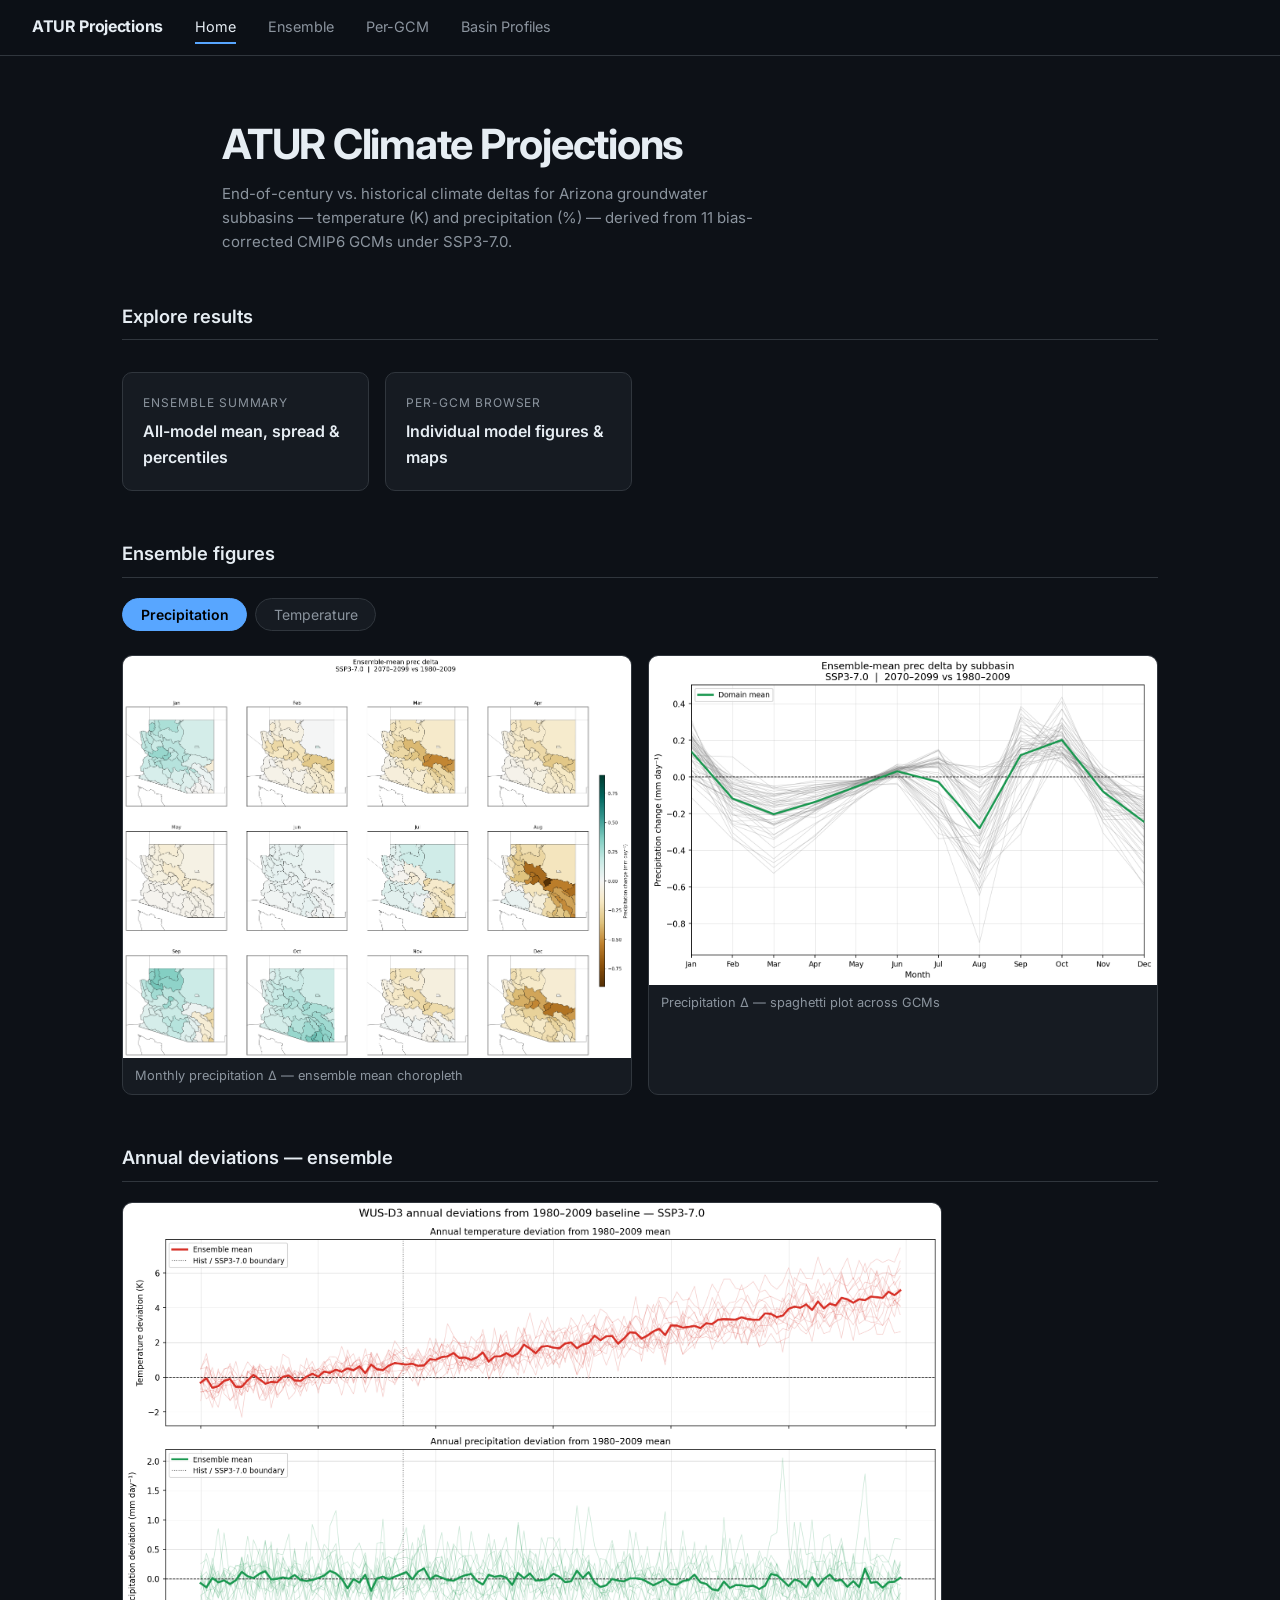
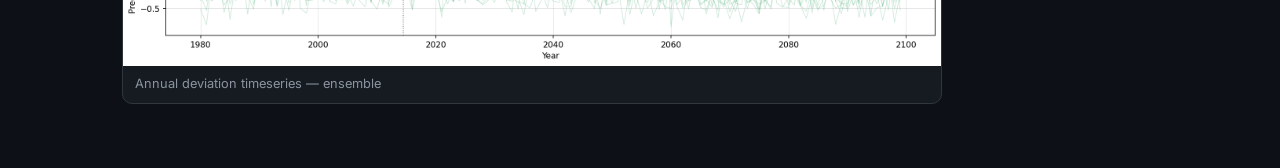
<file: index.html>
<!DOCTYPE html>
<html lang="en">
<head>
  <meta charset="UTF-8"/>
  <meta name="viewport" content="width=device-width, initial-scale=1.0"/>
  <title>ATUR Climate Projections</title>
  <link rel="stylesheet" href="styles.css"/>
</head>
<body>
<nav>
  <a class="brand" href="index.html">ATUR Projections</a>
  <a href="index.html" class="active">Home</a>
  <a href="ensemble.html">Ensemble</a>
  <a href="gcm.html">Per-GCM</a>
  <a href="basins.html">Basin Profiles</a>
</nav>

<div class="hero">
  <h1>ATUR Climate Projections</h1>
  <p>End-of-century vs. historical climate deltas for Arizona groundwater subbasins — temperature (K) and precipitation (%) — derived from 11 bias-corrected CMIP6 GCMs under SSP3-7.0.</p>
</div>

<div class="container">
  <div class="section-title">Explore results</div>
  <div class="card-grid">
    <div class="card">
      <a href="ensemble.html">
        <div class="card-label">Ensemble summary</div>
        <h3>All-model mean, spread &amp; percentiles</h3>
      </a>
    </div>
    <div class="card">
      <a href="gcm.html">
        <div class="card-label">Per-GCM browser</div>
        <h3>Individual model figures &amp; maps</h3>
      </a>
    </div>
  </div>

  <div class="section-title" style="margin-top:3rem;">Ensemble figures</div>

  <div class="tabs">
    <button class="tab-btn active" data-tab="prec">Precipitation</button>
    <button class="tab-btn" data-tab="temp">Temperature</button>
  </div>

  <div id="tab-prec" class="tab-panel active">
    <div class="fig-row">
      <div class="fig-wrap">
        <img src="results/figures/ensemble_prec_delta_all_months.png" alt="Ensemble precip delta all months"/>
        <div class="fig-caption">Monthly precipitation Δ — ensemble mean choropleth</div>
      </div>
      <div class="fig-wrap">
        <img src="results/figures/ensemble_prec_delta_spaghetti.png" alt="Ensemble precip spaghetti"/>
        <div class="fig-caption">Precipitation Δ — spaghetti plot across GCMs</div>
      </div>
    </div>
  </div>

  <div id="tab-temp" class="tab-panel">
    <div class="fig-row">
      <div class="fig-wrap">
        <img src="results/figures/ensemble_t2_delta_all_months.png" alt="Ensemble temperature delta all months"/>
        <div class="fig-caption">Monthly temperature Δ — ensemble mean choropleth</div>
      </div>
      <div class="fig-wrap">
        <img src="results/figures/ensemble_t2_delta_spaghetti.png" alt="Ensemble temperature spaghetti"/>
        <div class="fig-caption">Temperature Δ — spaghetti plot across GCMs</div>
      </div>
    </div>
  </div>

  <div class="section-title" style="margin-top:3rem;">Annual deviations — ensemble</div>
  <div class="fig-wrap" style="max-width:820px;">
    <img src="results/figures/timeseries_annual_deviations.png" alt="Annual deviations timeseries"/>
    <div class="fig-caption">Annual deviation timeseries — ensemble</div>
  </div>
</div>

<script>
document.querySelectorAll('.tab-btn').forEach(btn => {
  btn.addEventListener('click', () => {
    document.querySelectorAll('.tab-btn').forEach(b => b.classList.remove('active'));
    document.querySelectorAll('.tab-panel').forEach(p => p.classList.remove('active'));
    btn.classList.add('active');
    document.getElementById('tab-' + btn.dataset.tab).classList.add('active');
  });
});
</script>
</body>
</html>
</file>
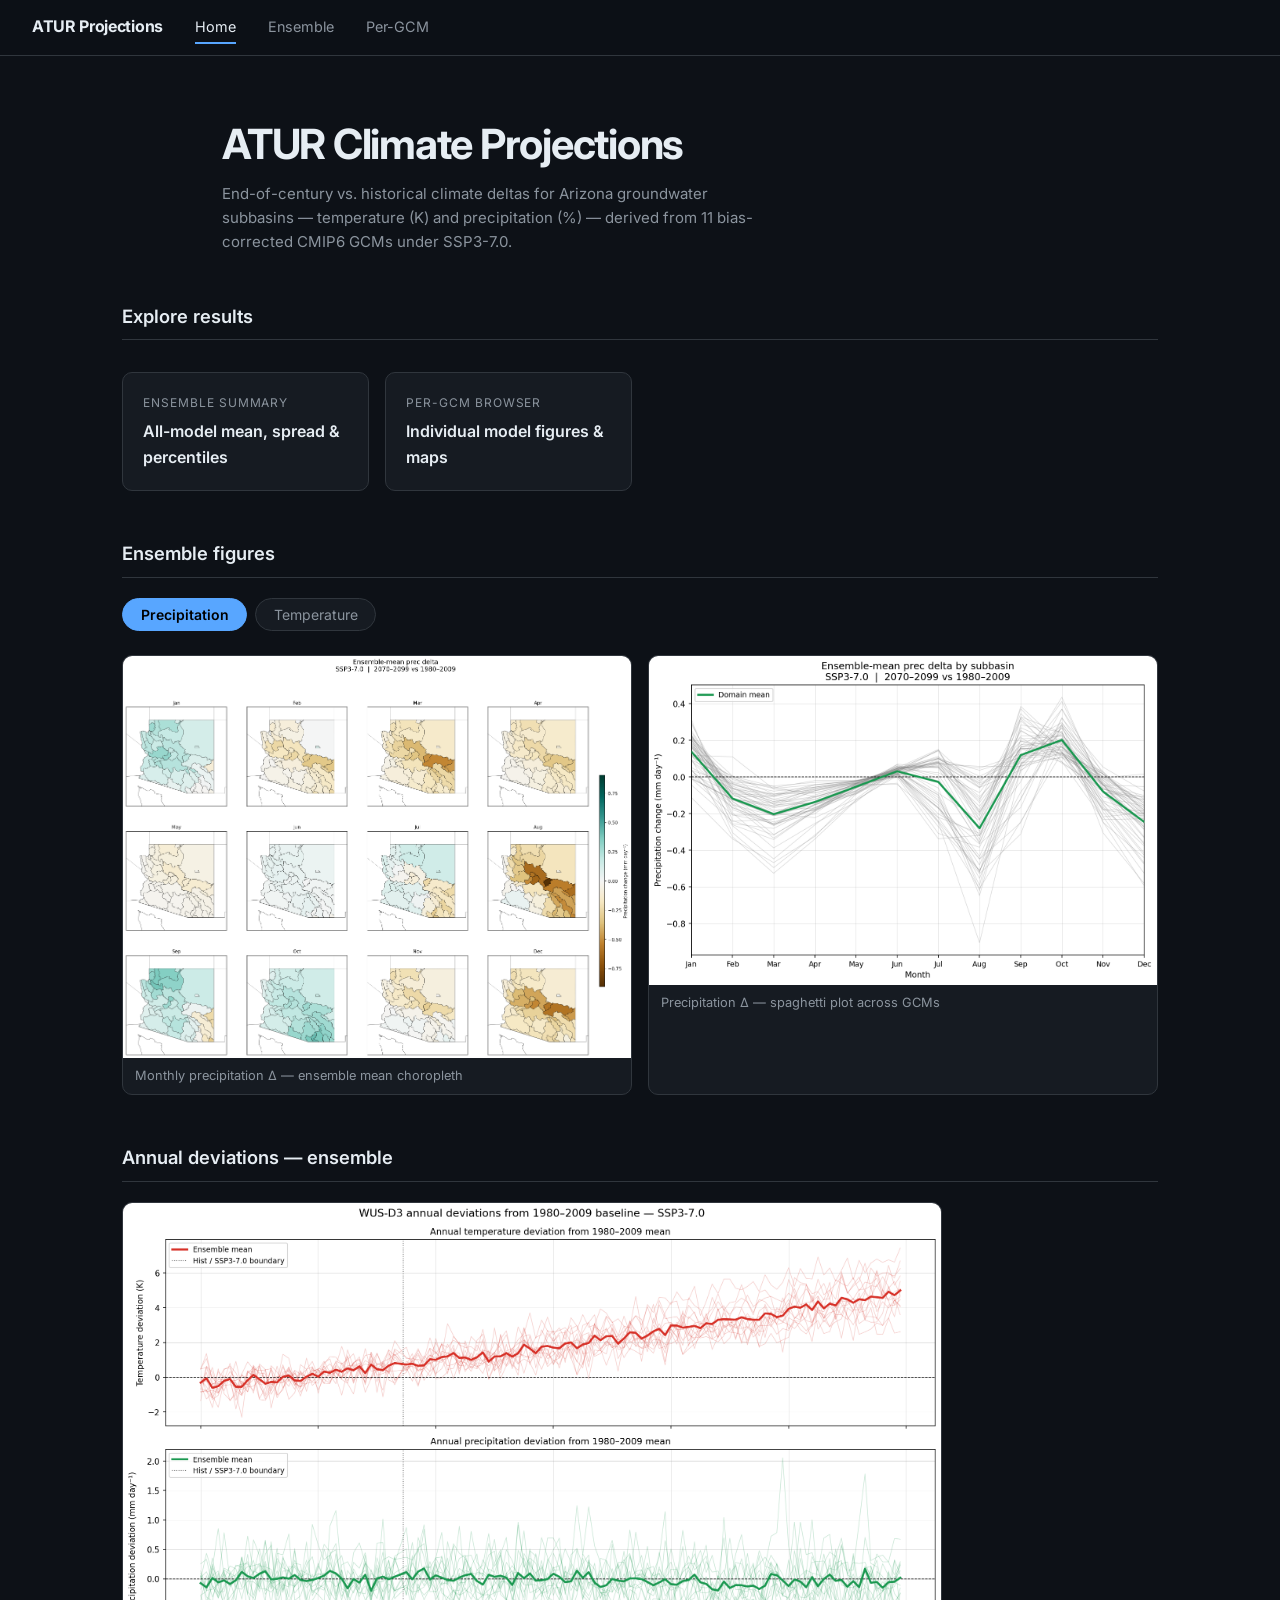
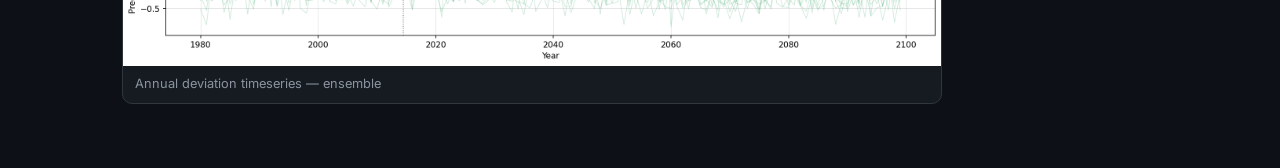
<file: docs/index.html>
<!DOCTYPE html>
<html lang="en">
<head>
  <meta charset="UTF-8"/>
  <meta name="viewport" content="width=device-width, initial-scale=1.0"/>
  <title>ATUR Climate Projections</title>
  <link rel="stylesheet" href="styles.css"/>
</head>
<body>
<nav>
  <a class="brand" href="index.html">ATUR Projections</a>
  <a href="index.html" class="active">Home</a>
  <a href="ensemble.html">Ensemble</a>
  <a href="gcm.html">Per-GCM</a>
</nav>

<div class="hero">
  <h1>ATUR Climate Projections</h1>
  <p>End-of-century vs. historical climate deltas for Arizona groundwater subbasins — temperature (K) and precipitation (%) — derived from 11 bias-corrected CMIP6 GCMs under SSP3-7.0.</p>
</div>

<div class="container">
  <div class="section-title">Explore results</div>
  <div class="card-grid">
    <div class="card">
      <a href="ensemble.html">
        <div class="card-label">Ensemble summary</div>
        <h3>All-model mean, spread &amp; percentiles</h3>
      </a>
    </div>
    <div class="card">
      <a href="gcm.html">
        <div class="card-label">Per-GCM browser</div>
        <h3>Individual model figures &amp; maps</h3>
      </a>
    </div>
  </div>

  <div class="section-title" style="margin-top:3rem;">Ensemble figures</div>

  <div class="tabs">
    <button class="tab-btn active" data-tab="prec">Precipitation</button>
    <button class="tab-btn" data-tab="temp">Temperature</button>
  </div>

  <div id="tab-prec" class="tab-panel active">
    <div class="fig-row">
      <div class="fig-wrap">
        <img src="../results/figures/ensemble_prec_delta_all_months.png" alt="Ensemble precip delta all months"/>
        <div class="fig-caption">Monthly precipitation Δ — ensemble mean choropleth</div>
      </div>
      <div class="fig-wrap">
        <img src="../results/figures/ensemble_prec_delta_spaghetti.png" alt="Ensemble precip spaghetti"/>
        <div class="fig-caption">Precipitation Δ — spaghetti plot across GCMs</div>
      </div>
    </div>
  </div>

  <div id="tab-temp" class="tab-panel">
    <div class="fig-row">
      <div class="fig-wrap">
        <img src="../results/figures/ensemble_t2_delta_all_months.png" alt="Ensemble temperature delta all months"/>
        <div class="fig-caption">Monthly temperature Δ — ensemble mean choropleth</div>
      </div>
      <div class="fig-wrap">
        <img src="../results/figures/ensemble_t2_delta_spaghetti.png" alt="Ensemble temperature spaghetti"/>
        <div class="fig-caption">Temperature Δ — spaghetti plot across GCMs</div>
      </div>
    </div>
  </div>

  <div class="section-title" style="margin-top:3rem;">Annual deviations — ensemble</div>
  <div class="fig-wrap" style="max-width:820px;">
    <img src="../results/figures/timeseries_annual_deviations.png" alt="Annual deviations timeseries"/>
    <div class="fig-caption">Annual deviation timeseries — ensemble</div>
  </div>
</div>

<script>
document.querySelectorAll('.tab-btn').forEach(btn => {
  btn.addEventListener('click', () => {
    document.querySelectorAll('.tab-btn').forEach(b => b.classList.remove('active'));
    document.querySelectorAll('.tab-panel').forEach(p => p.classList.remove('active'));
    btn.classList.add('active');
    document.getElementById('tab-' + btn.dataset.tab).classList.add('active');
  });
});
</script>
</body>
</html>
</file>
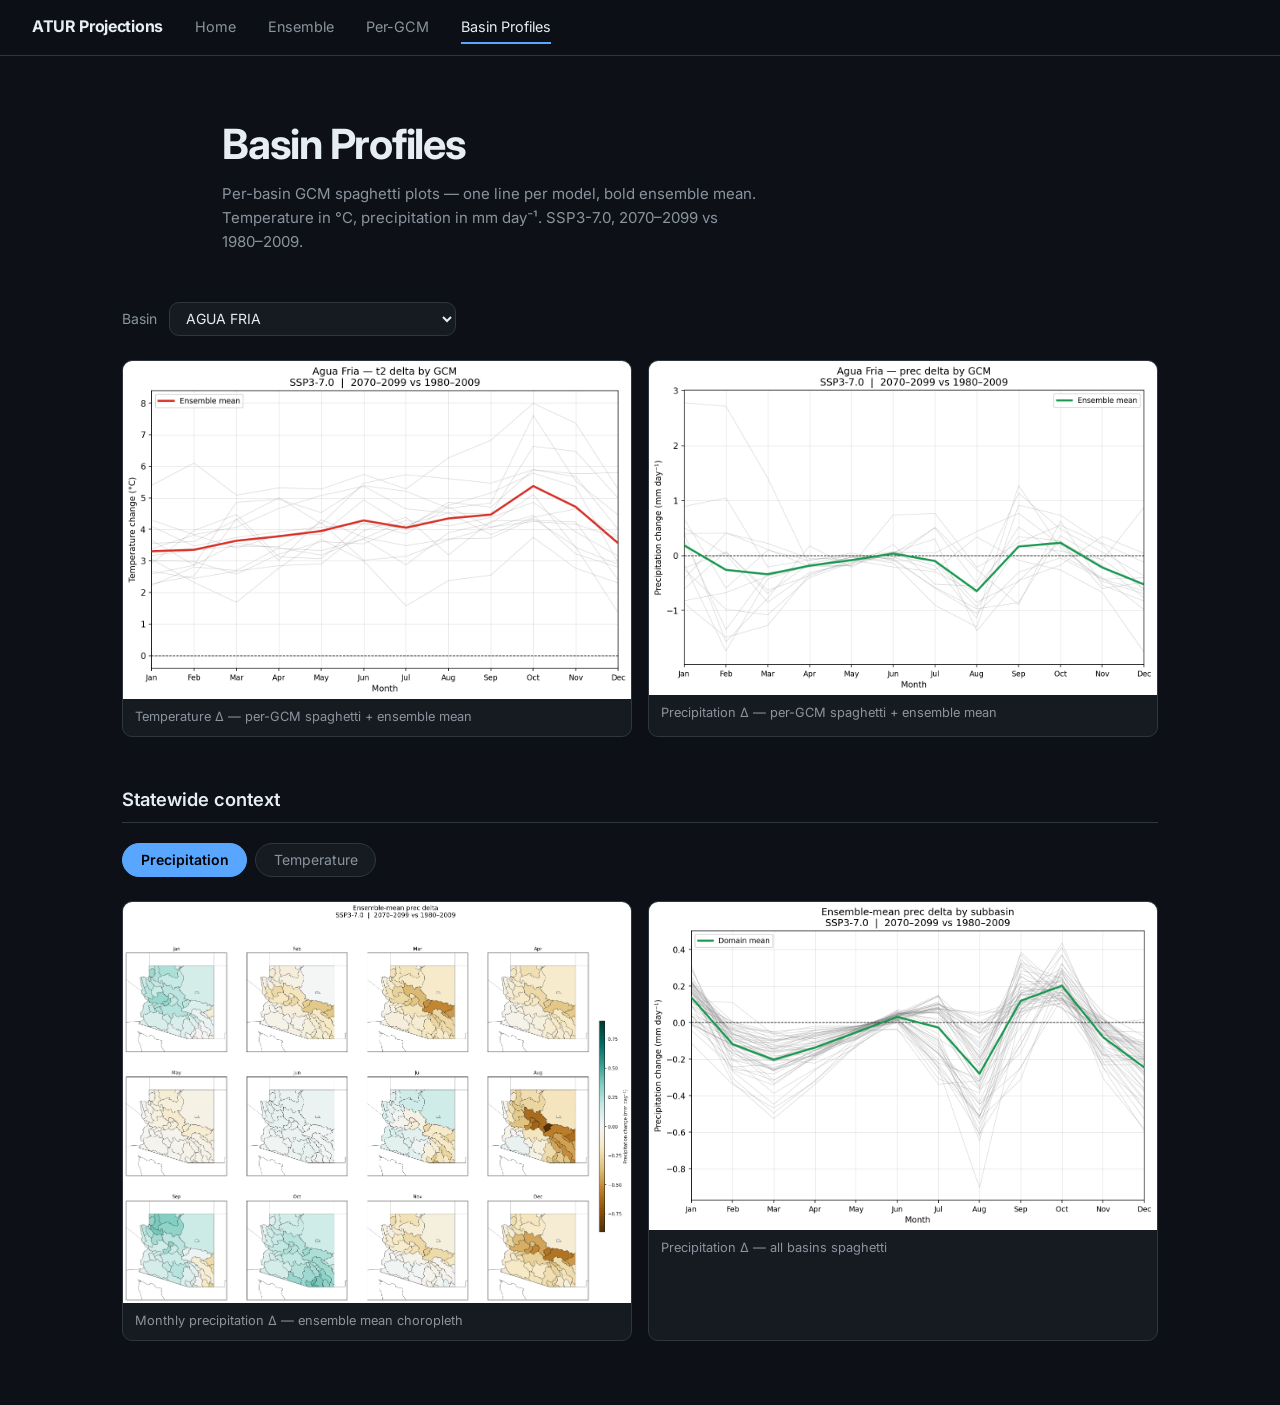
<file: basins.html>
<!DOCTYPE html>
<html lang="en">
<head>
  <meta charset="UTF-8"/>
  <meta name="viewport" content="width=device-width, initial-scale=1.0"/>
  <title>Basin Profiles — ATUR Projections</title>
  <link rel="stylesheet" href="styles.css"/>
</head>
<body>
<nav>
  <a class="brand" href="index.html">ATUR Projections</a>
  <a href="index.html">Home</a>
  <a href="ensemble.html">Ensemble</a>
  <a href="gcm.html">Per-GCM</a>
  <a href="basins.html" class="active">Basin Profiles</a>
</nav>

<div class="hero">
  <h1>Basin Profiles</h1>
  <p>Per-basin GCM spaghetti plots — one line per model, bold ensemble mean.
     Temperature in °C, precipitation in mm day⁻¹.
     SSP3-7.0, 2070–2099 vs 1980–2009.</p>
</div>

<div class="container">

  <div class="controls">
    <label for="basin-select">Basin</label>
    <select id="basin-select">
      <option value="agua_fria">AGUA FRIA</option>
      <option value="aravaipa_canyon">ARAVAIPA CANYON</option>
      <option value="big_sandy">BIG SANDY</option>
      <option value="bill_williams">BILL WILLIAMS</option>
      <option value="bonita_creek">BONITA CREEK</option>
      <option value="butler_valley">BUTLER VALLEY</option>
      <option value="cienega_creek">CIENEGA CREEK</option>
      <option value="coconino_plateau">COCONINO PLATEAU</option>
      <option value="detrital_valley">DETRITAL VALLEY</option>
      <option value="donnelly_wash">DONNELLY WASH</option>
      <option value="douglas_ama">DOUGLAS AMA</option>
      <option value="dripping_spring_wash">DRIPPING SPRING WASH</option>
      <option value="duncan_valley">DUNCAN VALLEY</option>
      <option value="gila_bend">GILA BEND</option>
      <option value="grand_wash">GRAND WASH</option>
      <option value="harquahala_ina">HARQUAHALA INA</option>
      <option value="hualapai_valley_ina">HUALAPAI VALLEY INA</option>
      <option value="joseph_city_ina">JOSEPH CITY INA</option>
      <option value="kanab_plateau">KANAB PLATEAU</option>
      <option value="lake_havasu">LAKE HAVASU</option>
      <option value="lake_mohave">LAKE MOHAVE</option>
      <option value="little_colorado_river_plateau">LITTLE COLORADO RIVER PLATEAU</option>
      <option value="lower_gila">LOWER GILA</option>
      <option value="lower_san_pedro">LOWER SAN PEDRO</option>
      <option value="mcmullen_valley">MCMULLEN VALLEY</option>
      <option value="meadview">MEADVIEW</option>
      <option value="morenci">MORENCI</option>
      <option value="paria">PARIA</option>
      <option value="parker">PARKER</option>
      <option value="peach_springs">PEACH SPRINGS</option>
      <option value="phoenix_ama">PHOENIX AMA</option>
      <option value="pinal_ama">PINAL AMA</option>
      <option value="prescott_ama">PRESCOTT AMA</option>
      <option value="ranegras_plain">RANEGRAS PLAIN</option>
      <option value="sacramento_valley">SACRAMENTO VALLEY</option>
      <option value="safford">SAFFORD</option>
      <option value="salt_river">SALT RIVER</option>
      <option value="san_bernardino_valley">SAN BERNARDINO VALLEY</option>
      <option value="san_rafael">SAN RAFAEL</option>
      <option value="san_simon_wash">SAN SIMON WASH</option>
      <option value="santa_cruz_ama">SANTA CRUZ AMA</option>
      <option value="shivwits_plateau">SHIVWITS PLATEAU</option>
      <option value="tiger_wash">TIGER WASH</option>
      <option value="tonto_creek">TONTO CREEK</option>
      <option value="tucson_ama">TUCSON AMA</option>
      <option value="upper_hassayampa">UPPER HASSAYAMPA</option>
      <option value="upper_san_pedro">UPPER SAN PEDRO</option>
      <option value="verde_river">VERDE RIVER</option>
      <option value="virgin_river">VIRGIN RIVER</option>
      <option value="western_mexican_drainage">WESTERN MEXICAN DRAINAGE</option>
      <option value="willcox_ama">WILLCOX AMA</option>
      <option value="yuma">YUMA</option>
    </select>
  </div>

  <div class="fig-row">
    <div class="fig-wrap">
      <img id="basin-t2-img" src="results/figures/basins/agua_fria_t2.png" alt="Temperature delta"/>
      <div class="fig-caption">Temperature Δ — per-GCM spaghetti + ensemble mean</div>
    </div>
    <div class="fig-wrap">
      <img id="basin-prec-img" src="results/figures/basins/agua_fria_prec.png" alt="Precipitation delta"/>
      <div class="fig-caption">Precipitation Δ — per-GCM spaghetti + ensemble mean</div>
    </div>
  </div>

  <!-- Statewide context -->
  <div class="section-title" style="margin-top:3rem;">Statewide context</div>
  <div class="tabs" id="ctx-tabs">
    <button class="tab-btn active" data-tab="ctx-prec">Precipitation</button>
    <button class="tab-btn" data-tab="ctx-temp">Temperature</button>
  </div>

  <div id="tab-ctx-prec" class="tab-panel active">
    <div class="fig-row">
      <div class="fig-wrap">
        <img src="results/figures/ensemble_prec_delta_all_months.png" alt="Ensemble precip delta all months"/>
        <div class="fig-caption">Monthly precipitation Δ — ensemble mean choropleth</div>
      </div>
      <div class="fig-wrap">
        <img src="results/figures/ensemble_prec_delta_spaghetti.png" alt="Ensemble precip spaghetti"/>
        <div class="fig-caption">Precipitation Δ — all basins spaghetti</div>
      </div>
    </div>
  </div>

  <div id="tab-ctx-temp" class="tab-panel">
    <div class="fig-row">
      <div class="fig-wrap">
        <img src="results/figures/ensemble_t2_delta_all_months.png" alt="Ensemble temperature delta all months"/>
        <div class="fig-caption">Monthly temperature Δ — ensemble mean choropleth</div>
      </div>
      <div class="fig-wrap">
        <img src="results/figures/ensemble_t2_delta_spaghetti.png" alt="Ensemble temperature spaghetti"/>
        <div class="fig-caption">Temperature Δ — all basins spaghetti</div>
      </div>
    </div>
  </div>

</div>

<script>
const t2Img   = document.getElementById('basin-t2-img');
const precImg = document.getElementById('basin-prec-img');

document.getElementById('basin-select').addEventListener('change', function () {
  const safe = this.value;
  t2Img.src   = `results/figures/basins/${safe}_t2.png`;
  precImg.src = `results/figures/basins/${safe}_prec.png`;
  t2Img.alt   = this.options[this.selectedIndex].text + ' temperature delta';
  precImg.alt = this.options[this.selectedIndex].text + ' precipitation delta';
});

document.querySelectorAll('#ctx-tabs .tab-btn').forEach(btn => {
  btn.addEventListener('click', () => {
    document.querySelectorAll('#ctx-tabs .tab-btn').forEach(b => b.classList.remove('active'));
    document.getElementById('tab-ctx-prec').classList.remove('active');
    document.getElementById('tab-ctx-temp').classList.remove('active');
    btn.classList.add('active');
    document.getElementById('tab-' + btn.dataset.tab).classList.add('active');
  });
});
</script>
</body>
</html>
</file>
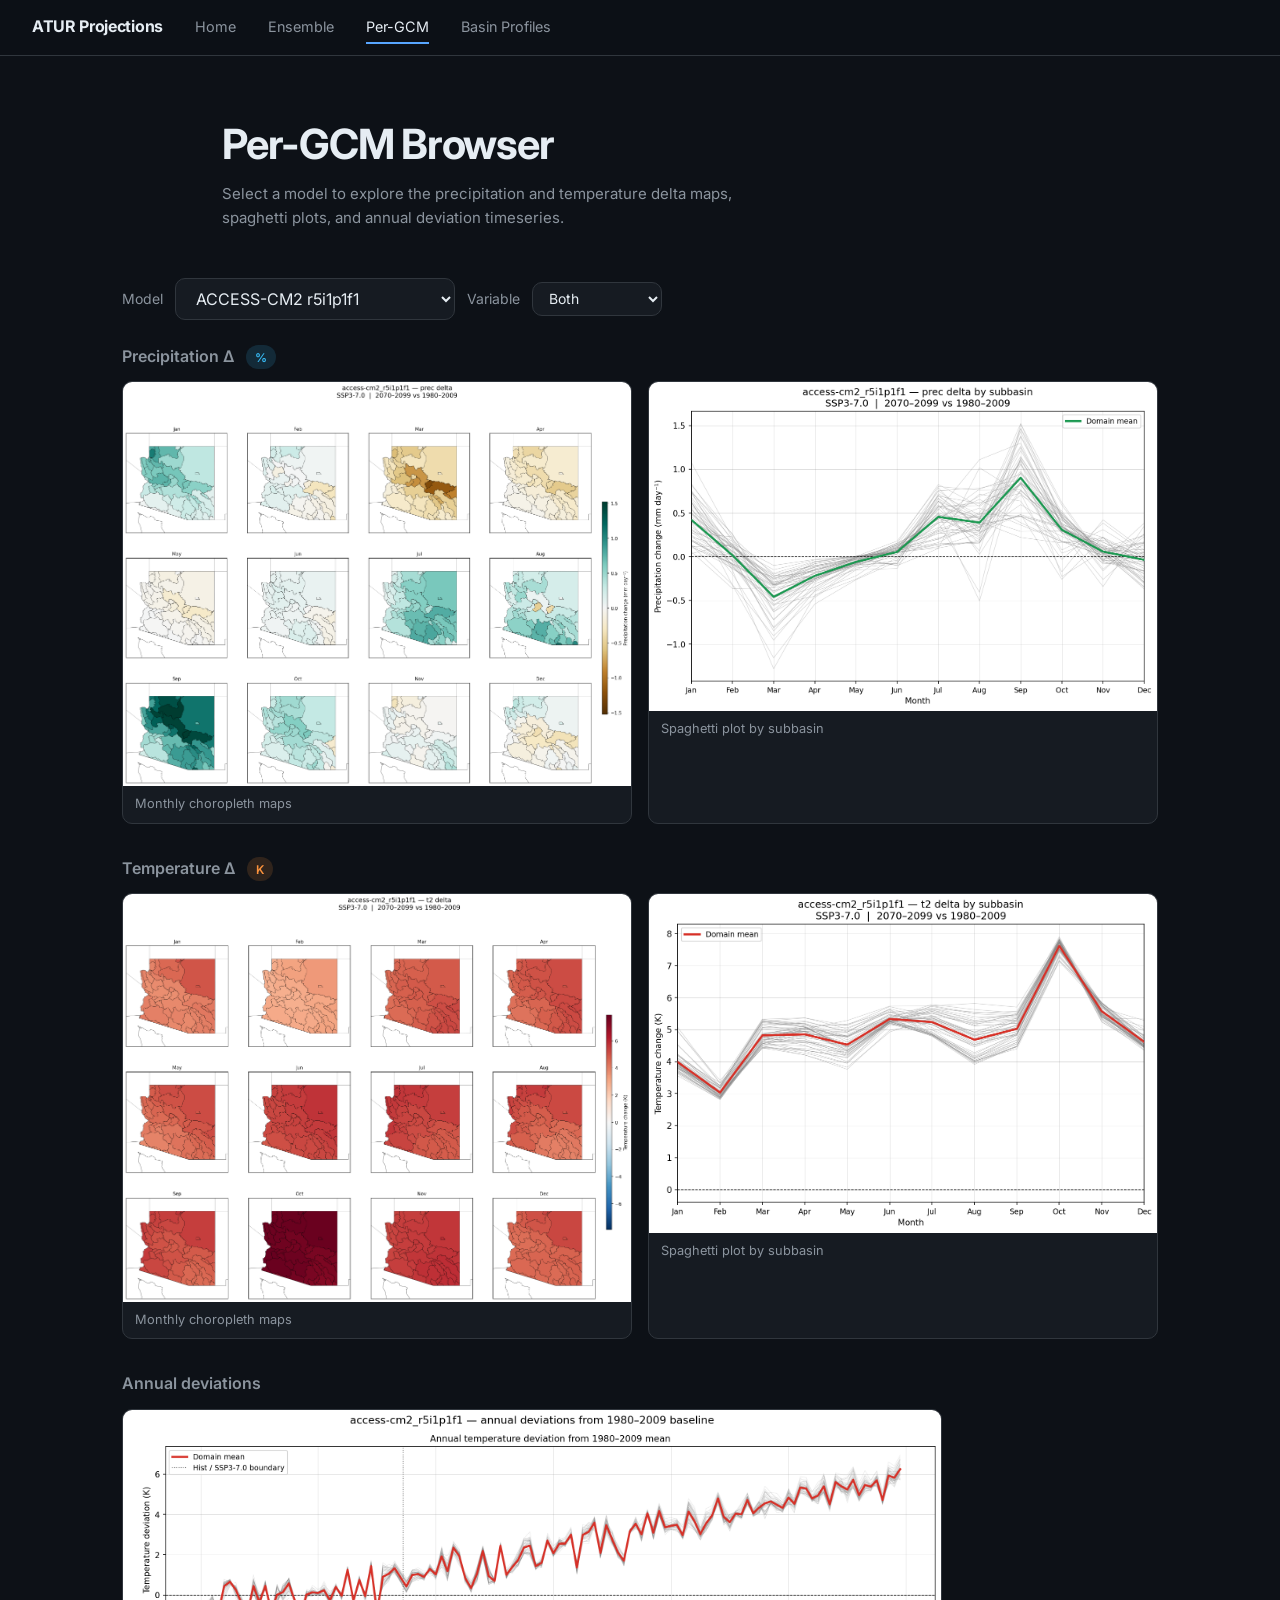
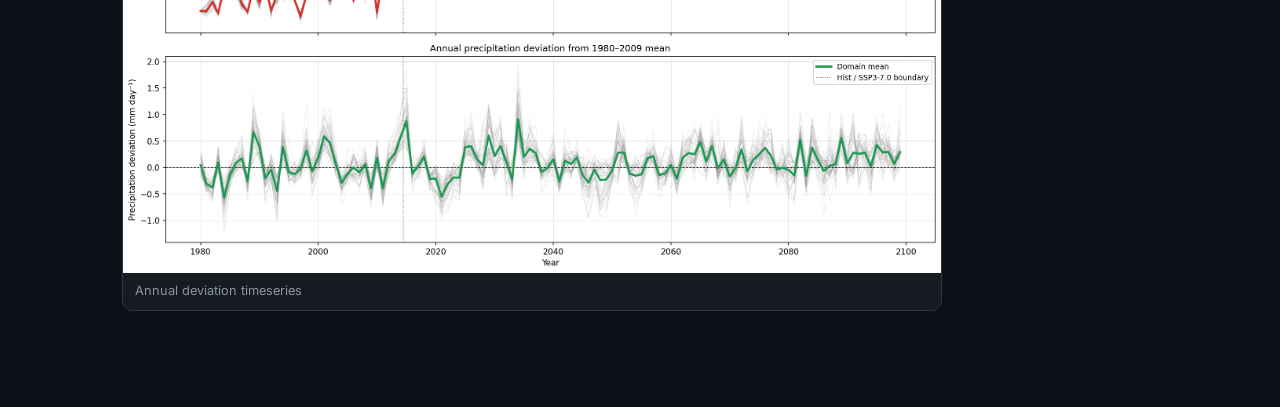
<file: gcm.html>
<!DOCTYPE html>
<html lang="en">

<head>
    <meta charset="UTF-8" />
    <meta name="viewport" content="width=device-width, initial-scale=1.0" />
    <title>Per-GCM — ATUR Projections</title>
    <link rel="stylesheet" href="styles.css" />
</head>

<body>
    <nav>
        <a class="brand" href="index.html">ATUR Projections</a>
        <a href="index.html">Home</a>
        <a href="ensemble.html">Ensemble</a>
        <a href="gcm.html" class="active">Per-GCM</a>
        <a href="basins.html">Basin Profiles</a>
    </nav>

    <div class="hero">
        <h1>Per-GCM Browser</h1>
        <p>Select a model to explore the precipitation and temperature delta maps, spaghetti plots, and annual deviation
            timeseries.</p>
    </div>

    <div class="container">
        <div class="controls">
            <label for="gcm-select">Model</label>
            <select id="gcm-select"></select>

            <label for="var-select">Variable</label>
            <select id="var-select">
                <option value="both">Both</option>
                <option value="prec">Precipitation</option>
                <option value="temp">Temperature</option>
            </select>
        </div>

        <div id="gcm-figures"></div>
    </div>

    <script>
        const GCMS = [
            { id: 'access-cm2_r5i1p1f1', label: 'ACCESS-CM2 r5i1p1f1' },
            { id: 'canesm5_r1i1p2f1', label: 'CanESM5 r1i1p2f1' },
            { id: 'cesm2_r11i1p1f1', label: 'CESM2 r11i1p1f1' },
            { id: 'cnrm-esm2-1_r1i1p1f2', label: 'CNRM-ESM2-1 r1i1p1f2' },
            { id: 'ec-earth3_r1i1p1f1', label: 'EC-Earth3 r1i1p1f1' },
            { id: 'ec-earth3-veg_r1i1p1f1', label: 'EC-Earth3-Veg r1i1p1f1' },
            { id: 'fgoals-g3_r1i1p1f1', label: 'FGOALS-g3 r1i1p1f1' },
            { id: 'miroc6_r1i1p1f1', label: 'MIROC6 r1i1p1f1' },
            { id: 'mpi-esm1-2-hr_r3i1p1f1', label: 'MPI-ESM1-2-HR r3i1p1f1' },
            { id: 'mpi-esm1-2-lr_r7i1p1f1', label: 'MPI-ESM1-2-LR r7i1p1f1' },
            { id: 'taiesm1_r1i1p1f1', label: 'TaiESM1 r1i1p1f1' },
        ];

        const sel = document.getElementById('gcm-select');
        const varSel = document.getElementById('var-select');
        const figDiv = document.getElementById('gcm-figures');

        GCMS.forEach(g => {
            const opt = document.createElement('option');
            opt.value = g.id; opt.textContent = g.label;
            sel.appendChild(opt);
        });

        function fig(src, caption) {
            return `<div class="fig-wrap"><img src="${src}" alt="${caption}" loading="lazy"/><div class="fig-caption">${caption}</div></div>`;
        }

        function render() {
            const gcmId = sel.value;
            const varStr = varSel.value;
            const base = `results/${gcmId}/figures`;
            let html = '';

            const showPrec = varStr === 'both' || varStr === 'prec';
            const showTemp = varStr === 'both' || varStr === 'temp';

            if (showPrec) {
                html += `<div class="fig-group">
      <h3>Precipitation Δ <span class="badge badge-prec">%</span></h3>
      <div class="fig-row">
        ${fig(`${base}/prec_delta_all_months.png`, 'Monthly choropleth maps')}
        ${fig(`${base}/prec_delta_spaghetti.png`, 'Spaghetti plot by subbasin')}
      </div>
    </div>`;
            }

            if (showTemp) {
                html += `<div class="fig-group">
      <h3>Temperature Δ <span class="badge badge-temp">K</span></h3>
      <div class="fig-row">
        ${fig(`${base}/t2_delta_all_months.png`, 'Monthly choropleth maps')}
        ${fig(`${base}/t2_delta_spaghetti.png`, 'Spaghetti plot by subbasin')}
      </div>
    </div>`;
            }

            html += `<div class="fig-group">
    <h3>Annual deviations</h3>
    <div class="fig-wrap" style="max-width:820px;">
      ${fig(`${base}/timeseries_annual_deviations.png`, 'Annual deviation timeseries').replace('<div class="fig-wrap">', '').replace('</div>', '')}
    </div>
  </div>`;

            figDiv.innerHTML = html;
        }

        sel.addEventListener('change', render);
        varSel.addEventListener('change', render);
        render();
    </script>
</body>

</html>
</file>
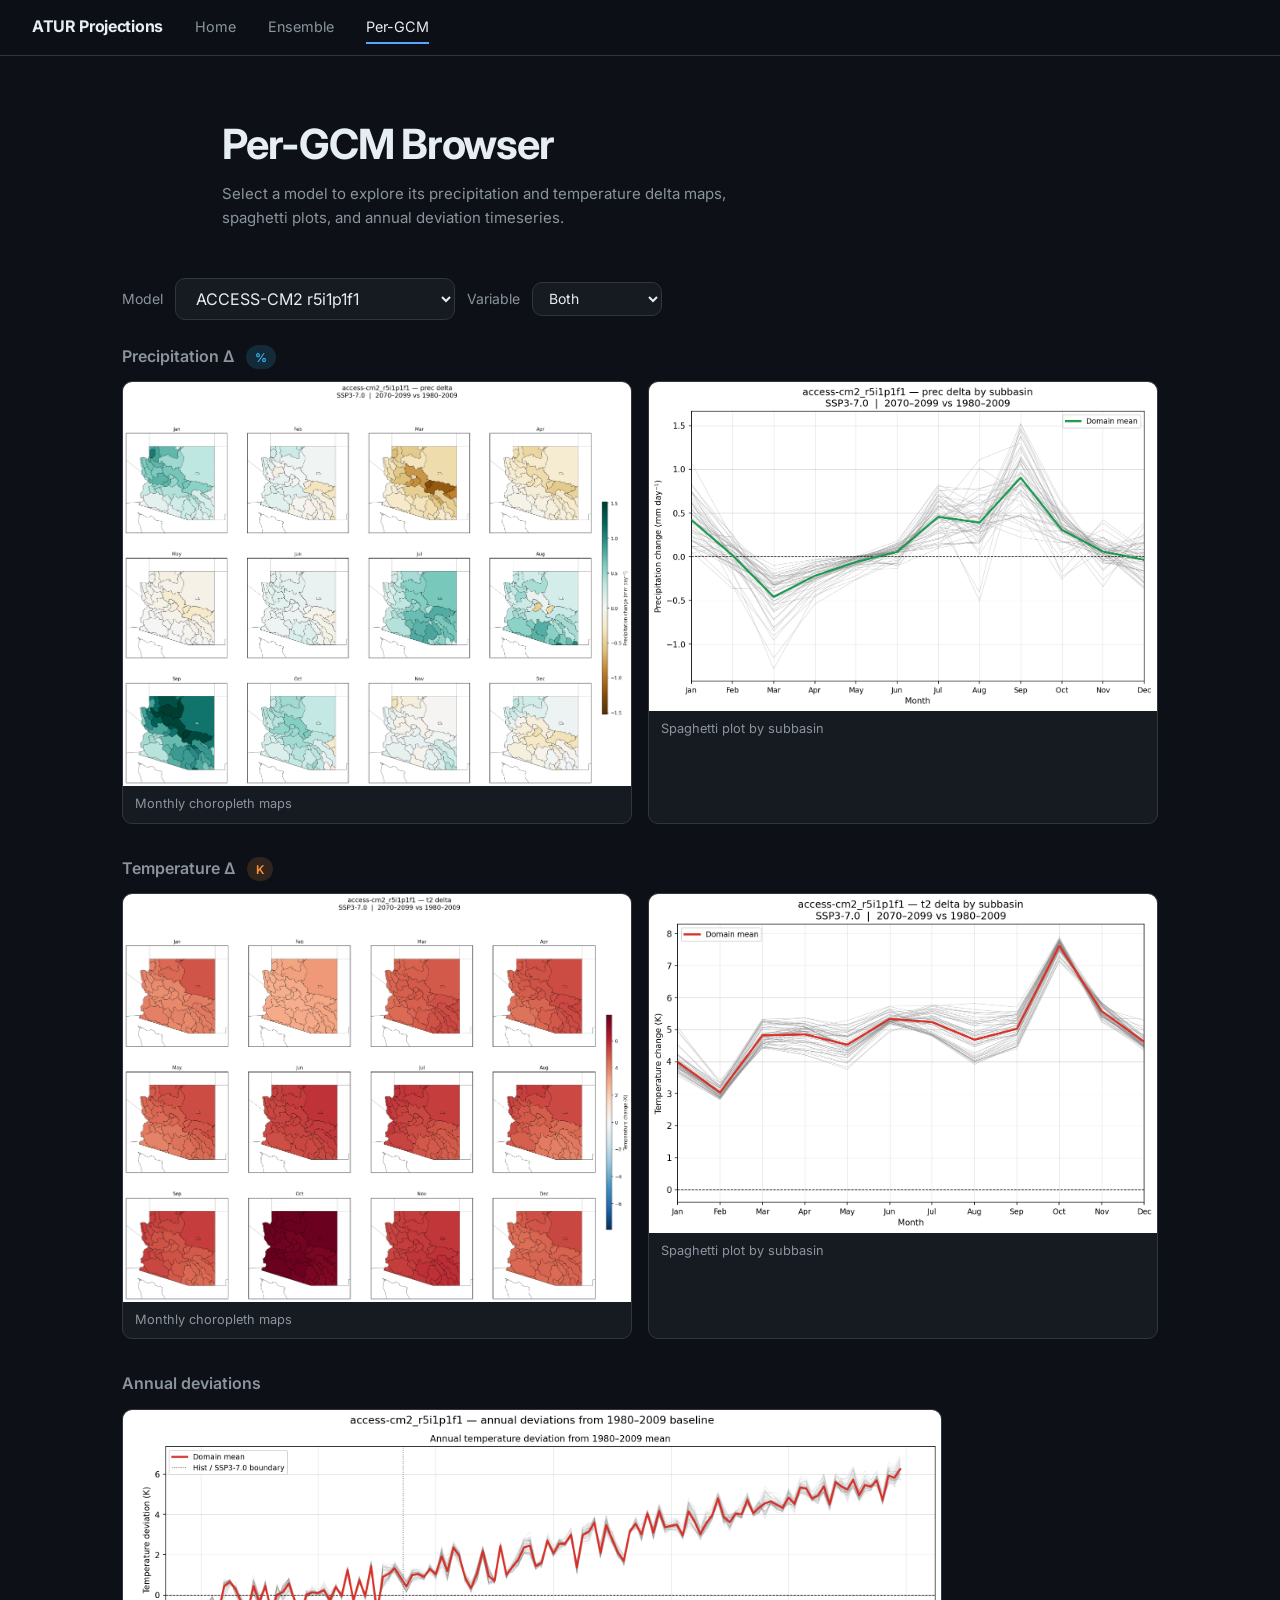
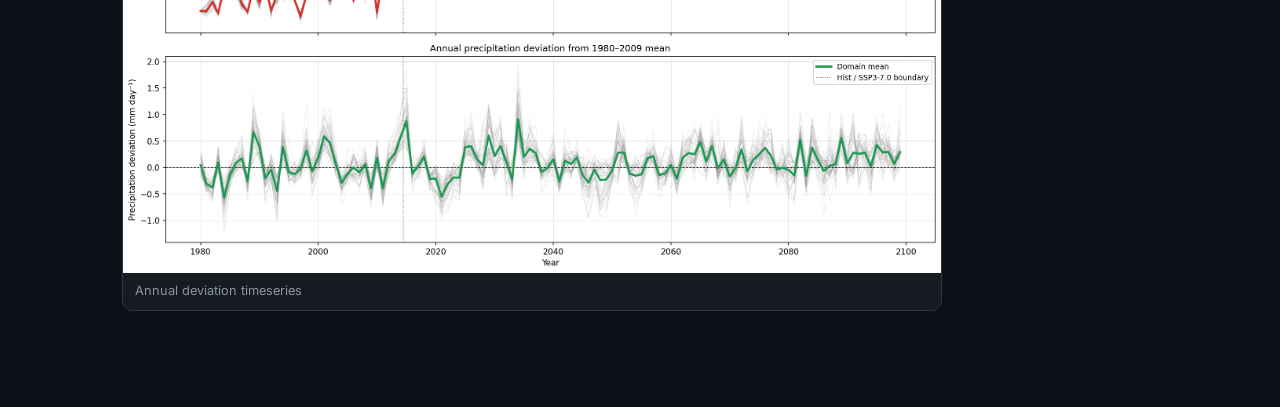
<file: docs/gcm.html>
<!DOCTYPE html>
<html lang="en">

<head>
    <meta charset="UTF-8" />
    <meta name="viewport" content="width=device-width, initial-scale=1.0" />
    <title>Per-GCM — ATUR Projections</title>
    <link rel="stylesheet" href="styles.css" />
</head>

<body>
    <nav>
        <a class="brand" href="index.html">ATUR Projections</a>
        <a href="index.html">Home</a>
        <a href="ensemble.html">Ensemble</a>
        <a href="gcm.html" class="active">Per-GCM</a>
    </nav>

    <div class="hero">
        <h1>Per-GCM Browser</h1>
        <p>Select a model to explore its precipitation and temperature delta maps, spaghetti plots, and annual deviation
            timeseries.</p>
    </div>

    <div class="container">
        <div class="controls">
            <label for="gcm-select">Model</label>
            <select id="gcm-select"></select>

            <label for="var-select">Variable</label>
            <select id="var-select">
                <option value="both">Both</option>
                <option value="prec">Precipitation</option>
                <option value="temp">Temperature</option>
            </select>
        </div>

        <div id="gcm-figures"></div>
    </div>

    <script>
        const GCMS = [
            { id: 'access-cm2_r5i1p1f1', label: 'ACCESS-CM2 r5i1p1f1' },
            { id: 'canesm5_r1i1p2f1', label: 'CanESM5 r1i1p2f1' },
            { id: 'cesm2_r11i1p1f1', label: 'CESM2 r11i1p1f1' },
            { id: 'cnrm-esm2-1_r1i1p1f2', label: 'CNRM-ESM2-1 r1i1p1f2' },
            { id: 'ec-earth3_r1i1p1f1', label: 'EC-Earth3 r1i1p1f1' },
            { id: 'ec-earth3-veg_r1i1p1f1', label: 'EC-Earth3-Veg r1i1p1f1' },
            { id: 'fgoals-g3_r1i1p1f1', label: 'FGOALS-g3 r1i1p1f1' },
            { id: 'miroc6_r1i1p1f1', label: 'MIROC6 r1i1p1f1' },
            { id: 'mpi-esm1-2-hr_r3i1p1f1', label: 'MPI-ESM1-2-HR r3i1p1f1' },
            { id: 'mpi-esm1-2-lr_r7i1p1f1', label: 'MPI-ESM1-2-LR r7i1p1f1' },
            { id: 'taiesm1_r1i1p1f1', label: 'TaiESM1 r1i1p1f1' },
        ];

        const sel = document.getElementById('gcm-select');
        const varSel = document.getElementById('var-select');
        const figDiv = document.getElementById('gcm-figures');

        GCMS.forEach(g => {
            const opt = document.createElement('option');
            opt.value = g.id; opt.textContent = g.label;
            sel.appendChild(opt);
        });

        function fig(src, caption) {
            return `<div class="fig-wrap"><img src="${src}" alt="${caption}" loading="lazy"/><div class="fig-caption">${caption}</div></div>`;
        }

        function render() {
            const gcmId = sel.value;
            const varStr = varSel.value;
            const base = `../results/${gcmId}/figures`;
            let html = '';

            const showPrec = varStr === 'both' || varStr === 'prec';
            const showTemp = varStr === 'both' || varStr === 'temp';

            if (showPrec) {
                html += `<div class="fig-group">
      <h3>Precipitation Δ <span class="badge badge-prec">%</span></h3>
      <div class="fig-row">
        ${fig(`${base}/prec_delta_all_months.png`, 'Monthly choropleth maps')}
        ${fig(`${base}/prec_delta_spaghetti.png`, 'Spaghetti plot by subbasin')}
      </div>
    </div>`;
            }

            if (showTemp) {
                html += `<div class="fig-group">
      <h3>Temperature Δ <span class="badge badge-temp">K</span></h3>
      <div class="fig-row">
        ${fig(`${base}/t2_delta_all_months.png`, 'Monthly choropleth maps')}
        ${fig(`${base}/t2_delta_spaghetti.png`, 'Spaghetti plot by subbasin')}
      </div>
    </div>`;
            }

            html += `<div class="fig-group">
    <h3>Annual deviations</h3>
    <div class="fig-wrap" style="max-width:820px;">
      ${fig(`${base}/timeseries_annual_deviations.png`, 'Annual deviation timeseries').replace('<div class="fig-wrap">', '').replace('</div>', '')}
    </div>
  </div>`;

            figDiv.innerHTML = html;
        }

        sel.addEventListener('change', render);
        varSel.addEventListener('change', render);
        render();
    </script>
</body>

</html>
</file>
<file: styles.css>
@import url('https://fonts.googleapis.com/css2?family=Inter:wght@300;400;500;600;700&display=swap');

*, *::before, *::after { box-sizing: border-box; margin: 0; padding: 0; }

:root {
  --bg:        #0d1117;
  --surface:   #161b22;
  --border:    #30363d;
  --text:      #e6edf3;
  --muted:     #8b949e;
  --prec:      #38bdf8;
  --temp:      #fb923c;
  --accent:    #58a6ff;
  --radius:    10px;
  --shadow:    0 4px 24px rgba(0,0,0,.45);
}

html { scroll-behavior: smooth; }

body {
  font-family: 'Inter', sans-serif;
  background: var(--bg);
  color: var(--text);
  min-height: 100vh;
  font-size: 15px;
  line-height: 1.6;
}

/* ── Nav ── */
nav {
  position: sticky; top: 0;
  background: rgba(13,17,23,.88);
  backdrop-filter: blur(12px);
  border-bottom: 1px solid var(--border);
  z-index: 100;
  display: flex; align-items: center;
  padding: 0 2rem;
  height: 56px;
  gap: 2rem;
}
nav .brand {
  font-weight: 700; font-size: 1rem;
  color: var(--text); text-decoration: none;
  letter-spacing: -.02em;
}
nav a {
  color: var(--muted); text-decoration: none;
  font-size: .9rem; padding: .25rem 0;
  border-bottom: 2px solid transparent;
  transition: color .2s, border-color .2s;
}
nav a:hover, nav a.active {
  color: var(--text);
  border-bottom-color: var(--accent);
}

/* ── Hero ── */
.hero {
  padding: 4rem 2rem 3rem;
  max-width: 900px; margin: 0 auto;
}
.hero h1 {
  font-size: clamp(1.8rem, 4vw, 2.6rem);
  font-weight: 700; letter-spacing: -.03em;
  line-height: 1.2; margin-bottom: .75rem;
}
.hero p { color: var(--muted); max-width: 60ch; }

/* ── Containers ── */
.container { max-width: 1100px; margin: 0 auto; padding: 0 2rem 4rem; }

/* ── Cards / grid ── */
.card-grid {
  display: grid;
  grid-template-columns: repeat(auto-fill, minmax(200px, 1fr));
  gap: 1rem;
  margin-top: 2rem;
}
.card {
  background: var(--surface);
  border: 1px solid var(--border);
  border-radius: var(--radius);
  padding: 1.25rem;
  transition: border-color .2s, transform .2s, box-shadow .2s;
}
.card:hover {
  border-color: var(--accent);
  transform: translateY(-2px);
  box-shadow: var(--shadow);
}
.card a { text-decoration: none; color: inherit; display: block; }
.card .card-label {
  font-size: .75rem; text-transform: uppercase;
  letter-spacing: .08em; color: var(--muted);
  margin-bottom: .4rem;
}
.card h3 { font-size: 1rem; font-weight: 600; }

/* ── Tabs ── */
.tabs { display: flex; gap: .5rem; margin-bottom: 1.5rem; flex-wrap: wrap; }
.tab-btn {
  padding: .45rem 1.1rem;
  border: 1px solid var(--border);
  border-radius: 999px;
  background: var(--surface);
  color: var(--muted); cursor: pointer;
  font-family: inherit; font-size: .875rem;
  transition: all .2s;
}
.tab-btn:hover { color: var(--text); border-color: var(--accent); }
.tab-btn.active { background: var(--accent); border-color: var(--accent); color: #000; font-weight: 600; }
.tab-panel { display: none; }
.tab-panel.active { display: block; }

/* ── Figures ── */
.fig-group { margin-bottom: 2rem; }
.fig-group h3 { font-size: 1rem; font-weight: 600; color: var(--muted); margin-bottom: .75rem; }
.fig-row {
  display: grid;
  grid-template-columns: repeat(auto-fill, minmax(420px, 1fr));
  gap: 1rem;
}
.fig-wrap {
  background: var(--surface);
  border: 1px solid var(--border);
  border-radius: var(--radius);
  overflow: hidden;
  transition: box-shadow .2s, border-color .2s;
}
.fig-wrap:hover { border-color: var(--accent); box-shadow: var(--shadow); }
.fig-wrap img { width: 100%; height: auto; display: block; }
.fig-caption {
  padding: .5rem .75rem;
  font-size: .8rem; color: var(--muted);
}

/* ── Controls ── */
.controls {
  display: flex; flex-wrap: wrap; align-items: center;
  gap: .75rem; margin-bottom: 1.5rem;
}
.controls label { font-size: .875rem; color: var(--muted); }
select, input[type="text"] {
  background: var(--surface);
  border: 1px solid var(--border);
  border-radius: var(--radius);
  color: var(--text);
  font-family: inherit; font-size: .875rem;
  padding: .4rem .75rem;
  transition: border-color .2s;
}
select:focus, input[type="text"]:focus { outline: none; border-color: var(--accent); }
select { cursor: pointer; }

/* ── Table ── */
.table-wrap {
  overflow-x: auto;
  border: 1px solid var(--border);
  border-radius: var(--radius);
}
table {
  width: 100%; border-collapse: collapse;
  font-size: .85rem;
}
thead th {
  background: var(--surface);
  padding: .65rem 1rem;
  text-align: left;
  font-weight: 600; font-size: .8rem;
  text-transform: uppercase; letter-spacing: .06em;
  color: var(--muted);
  border-bottom: 1px solid var(--border);
  cursor: pointer; user-select: none;
  white-space: nowrap;
}
thead th:hover { color: var(--text); }
thead th .sort-arrow { margin-left: .3em; opacity: .4; }
thead th.sorted .sort-arrow { opacity: 1; color: var(--accent); }
tbody tr { border-bottom: 1px solid var(--border); transition: background .15s; }
tbody tr:last-child { border-bottom: none; }
tbody tr:hover { background: rgba(255,255,255,.03); }
tbody td { padding: .6rem 1rem; }
tbody td.num { font-variant-numeric: tabular-nums; text-align: right; }
td.pos { color: #4ade80; }
td.neg { color: #f87171; }

/* ── GCM selector ── */
#gcm-select { font-size: 1rem; padding: .55rem 1rem; min-width: 280px; }

/* ── Section heading ── */
.section-title {
  font-size: 1.15rem; font-weight: 600;
  margin-bottom: 1.25rem;
  padding-bottom: .5rem;
  border-bottom: 1px solid var(--border);
}
.badge {
  display: inline-block;
  padding: .15rem .55rem;
  border-radius: 999px;
  font-size: .75rem; font-weight: 600;
  margin-left: .5rem;
}
.badge-prec { background: rgba(56,189,248,.15); color: var(--prec); }
.badge-temp { background: rgba(251,146,60,.15); color: var(--temp); }

/* ── Basin-panel show/hide ── */
.basin-panel { display: none; }
.basin-panel.active { display: block; }

/* ── Pending (disabled) tab ── */
.tab-btn.tab-pending {
  opacity: 0.4;
  cursor: not-allowed;
  border-style: dashed;
}
.tab-btn.tab-pending:hover { color: var(--muted); border-color: var(--border); }

/* ── Responsive ── */
@media (max-width: 600px) {
  nav { gap: 1rem; padding: 0 1rem; }
  .hero { padding: 2.5rem 1rem 2rem; }
  .container { padding: 0 1rem 3rem; }
  .fig-row { grid-template-columns: 1fr; }
}
</file>
<file: docs/styles.css>
@import url('https://fonts.googleapis.com/css2?family=Inter:wght@300;400;500;600;700&display=swap');

*, *::before, *::after { box-sizing: border-box; margin: 0; padding: 0; }

:root {
  --bg:        #0d1117;
  --surface:   #161b22;
  --border:    #30363d;
  --text:      #e6edf3;
  --muted:     #8b949e;
  --prec:      #38bdf8;
  --temp:      #fb923c;
  --accent:    #58a6ff;
  --radius:    10px;
  --shadow:    0 4px 24px rgba(0,0,0,.45);
}

html { scroll-behavior: smooth; }

body {
  font-family: 'Inter', sans-serif;
  background: var(--bg);
  color: var(--text);
  min-height: 100vh;
  font-size: 15px;
  line-height: 1.6;
}

/* ── Nav ── */
nav {
  position: sticky; top: 0;
  background: rgba(13,17,23,.88);
  backdrop-filter: blur(12px);
  border-bottom: 1px solid var(--border);
  z-index: 100;
  display: flex; align-items: center;
  padding: 0 2rem;
  height: 56px;
  gap: 2rem;
}
nav .brand {
  font-weight: 700; font-size: 1rem;
  color: var(--text); text-decoration: none;
  letter-spacing: -.02em;
}
nav a {
  color: var(--muted); text-decoration: none;
  font-size: .9rem; padding: .25rem 0;
  border-bottom: 2px solid transparent;
  transition: color .2s, border-color .2s;
}
nav a:hover, nav a.active {
  color: var(--text);
  border-bottom-color: var(--accent);
}

/* ── Hero ── */
.hero {
  padding: 4rem 2rem 3rem;
  max-width: 900px; margin: 0 auto;
}
.hero h1 {
  font-size: clamp(1.8rem, 4vw, 2.6rem);
  font-weight: 700; letter-spacing: -.03em;
  line-height: 1.2; margin-bottom: .75rem;
}
.hero p { color: var(--muted); max-width: 60ch; }

/* ── Containers ── */
.container { max-width: 1100px; margin: 0 auto; padding: 0 2rem 4rem; }

/* ── Cards / grid ── */
.card-grid {
  display: grid;
  grid-template-columns: repeat(auto-fill, minmax(200px, 1fr));
  gap: 1rem;
  margin-top: 2rem;
}
.card {
  background: var(--surface);
  border: 1px solid var(--border);
  border-radius: var(--radius);
  padding: 1.25rem;
  transition: border-color .2s, transform .2s, box-shadow .2s;
}
.card:hover {
  border-color: var(--accent);
  transform: translateY(-2px);
  box-shadow: var(--shadow);
}
.card a { text-decoration: none; color: inherit; display: block; }
.card .card-label {
  font-size: .75rem; text-transform: uppercase;
  letter-spacing: .08em; color: var(--muted);
  margin-bottom: .4rem;
}
.card h3 { font-size: 1rem; font-weight: 600; }

/* ── Tabs ── */
.tabs { display: flex; gap: .5rem; margin-bottom: 1.5rem; flex-wrap: wrap; }
.tab-btn {
  padding: .45rem 1.1rem;
  border: 1px solid var(--border);
  border-radius: 999px;
  background: var(--surface);
  color: var(--muted); cursor: pointer;
  font-family: inherit; font-size: .875rem;
  transition: all .2s;
}
.tab-btn:hover { color: var(--text); border-color: var(--accent); }
.tab-btn.active { background: var(--accent); border-color: var(--accent); color: #000; font-weight: 600; }
.tab-panel { display: none; }
.tab-panel.active { display: block; }

/* ── Figures ── */
.fig-group { margin-bottom: 2rem; }
.fig-group h3 { font-size: 1rem; font-weight: 600; color: var(--muted); margin-bottom: .75rem; }
.fig-row {
  display: grid;
  grid-template-columns: repeat(auto-fill, minmax(420px, 1fr));
  gap: 1rem;
}
.fig-wrap {
  background: var(--surface);
  border: 1px solid var(--border);
  border-radius: var(--radius);
  overflow: hidden;
  transition: box-shadow .2s, border-color .2s;
}
.fig-wrap:hover { border-color: var(--accent); box-shadow: var(--shadow); }
.fig-wrap img { width: 100%; height: auto; display: block; }
.fig-caption {
  padding: .5rem .75rem;
  font-size: .8rem; color: var(--muted);
}

/* ── Controls ── */
.controls {
  display: flex; flex-wrap: wrap; align-items: center;
  gap: .75rem; margin-bottom: 1.5rem;
}
.controls label { font-size: .875rem; color: var(--muted); }
select, input[type="text"] {
  background: var(--surface);
  border: 1px solid var(--border);
  border-radius: var(--radius);
  color: var(--text);
  font-family: inherit; font-size: .875rem;
  padding: .4rem .75rem;
  transition: border-color .2s;
}
select:focus, input[type="text"]:focus { outline: none; border-color: var(--accent); }
select { cursor: pointer; }

/* ── Table ── */
.table-wrap {
  overflow-x: auto;
  border: 1px solid var(--border);
  border-radius: var(--radius);
}
table {
  width: 100%; border-collapse: collapse;
  font-size: .85rem;
}
thead th {
  background: var(--surface);
  padding: .65rem 1rem;
  text-align: left;
  font-weight: 600; font-size: .8rem;
  text-transform: uppercase; letter-spacing: .06em;
  color: var(--muted);
  border-bottom: 1px solid var(--border);
  cursor: pointer; user-select: none;
  white-space: nowrap;
}
thead th:hover { color: var(--text); }
thead th .sort-arrow { margin-left: .3em; opacity: .4; }
thead th.sorted .sort-arrow { opacity: 1; color: var(--accent); }
tbody tr { border-bottom: 1px solid var(--border); transition: background .15s; }
tbody tr:last-child { border-bottom: none; }
tbody tr:hover { background: rgba(255,255,255,.03); }
tbody td { padding: .6rem 1rem; }
tbody td.num { font-variant-numeric: tabular-nums; text-align: right; }
td.pos { color: #4ade80; }
td.neg { color: #f87171; }

/* ── GCM selector ── */
#gcm-select { font-size: 1rem; padding: .55rem 1rem; min-width: 280px; }

/* ── Section heading ── */
.section-title {
  font-size: 1.15rem; font-weight: 600;
  margin-bottom: 1.25rem;
  padding-bottom: .5rem;
  border-bottom: 1px solid var(--border);
}
.badge {
  display: inline-block;
  padding: .15rem .55rem;
  border-radius: 999px;
  font-size: .75rem; font-weight: 600;
  margin-left: .5rem;
}
.badge-prec { background: rgba(56,189,248,.15); color: var(--prec); }
.badge-temp { background: rgba(251,146,60,.15); color: var(--temp); }

/* ── Responsive ── */
@media (max-width: 600px) {
  nav { gap: 1rem; padding: 0 1rem; }
  .hero { padding: 2.5rem 1rem 2rem; }
  .container { padding: 0 1rem 3rem; }
  .fig-row { grid-template-columns: 1fr; }
}
</file>
